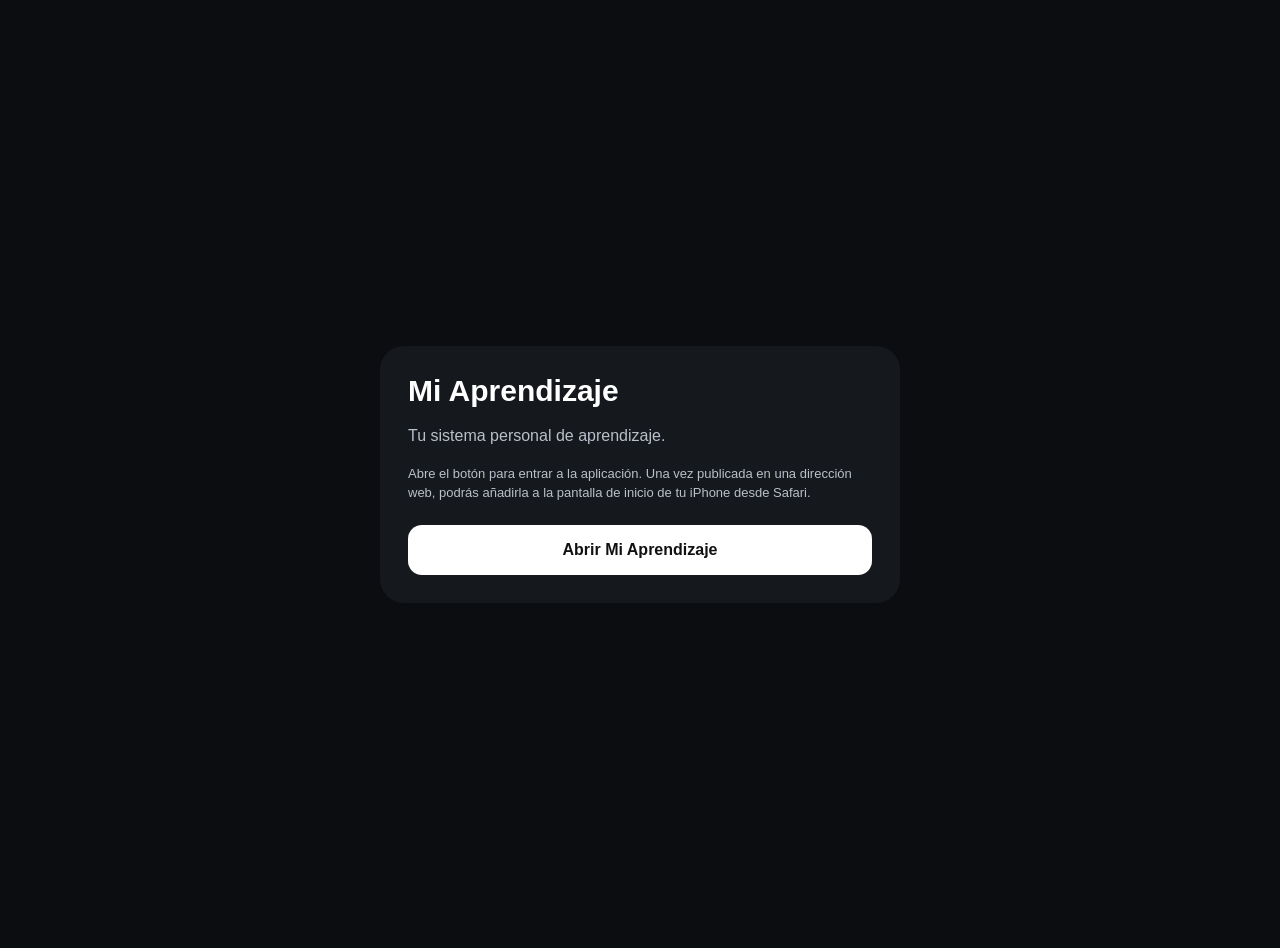
<file: index.html>
<!doctype html>
<html lang="es">
<head>
<meta charset="utf-8">
<meta name="viewport" content="width=device-width,initial-scale=1">
<title>Mi Aprendizaje</title>
<style>
body{font-family:-apple-system,BlinkMacSystemFont,"SF Pro Display",Arial,sans-serif;background:#0b0d10;color:#fff;margin:0;min-height:100vh;display:grid;place-items:center;padding:24px}
.card{max-width:520px;width:100%;background:#15181d;border-radius:24px;padding:28px;box-sizing:border-box}
h1{margin:0 0 10px;font-size:30px}p{color:#b9c0ca;line-height:1.5}
a{display:block;text-align:center;background:#fff;color:#111;text-decoration:none;padding:16px;border-radius:14px;font-weight:700;margin-top:22px}
.small{font-size:13px}
</style>
</head>
<body>
<div class="card">
<h1>Mi Aprendizaje</h1>
<p>Tu sistema personal de aprendizaje.</p>
<p class="small">Abre el botón para entrar a la aplicación. Una vez publicada en una dirección web, podrás añadirla a la pantalla de inicio de tu iPhone desde Safari.</p>
<a href="app/index.html">Abrir Mi Aprendizaje</a>
</div>
</body>
</html>
</file>
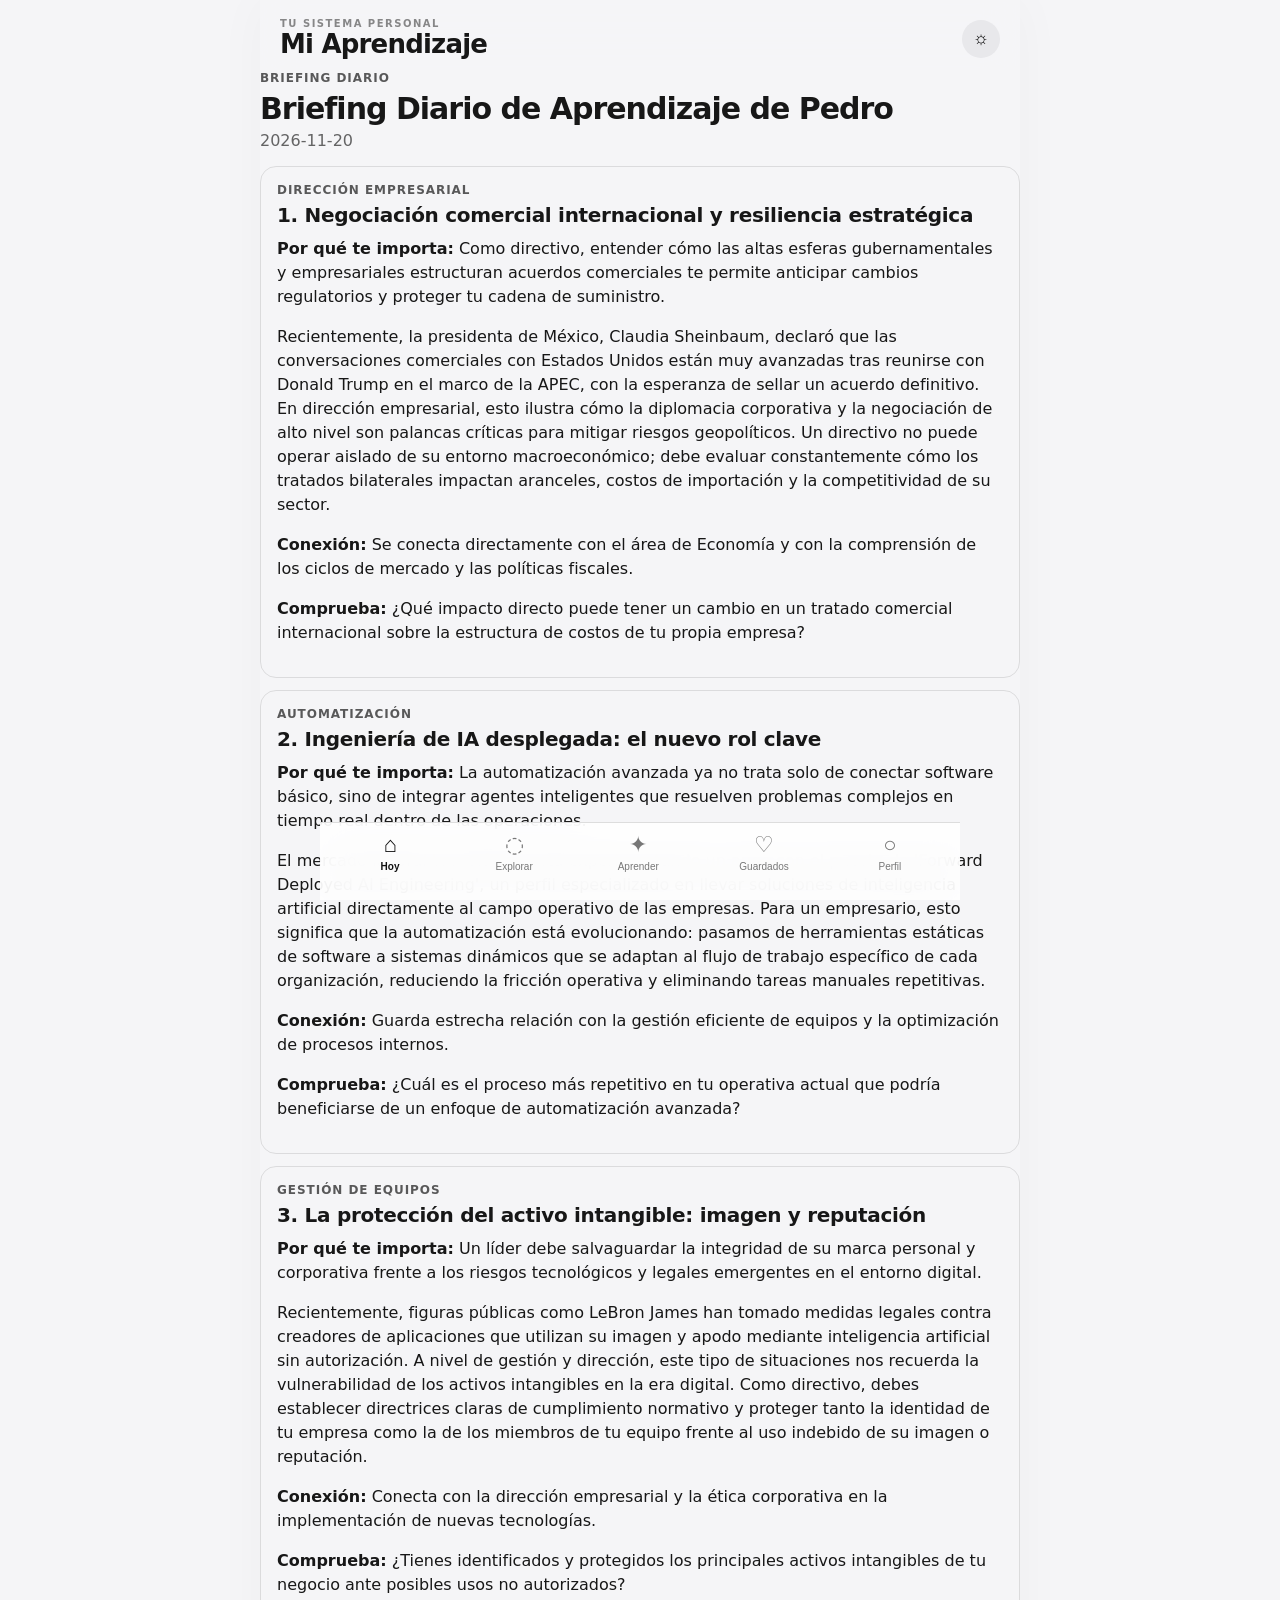
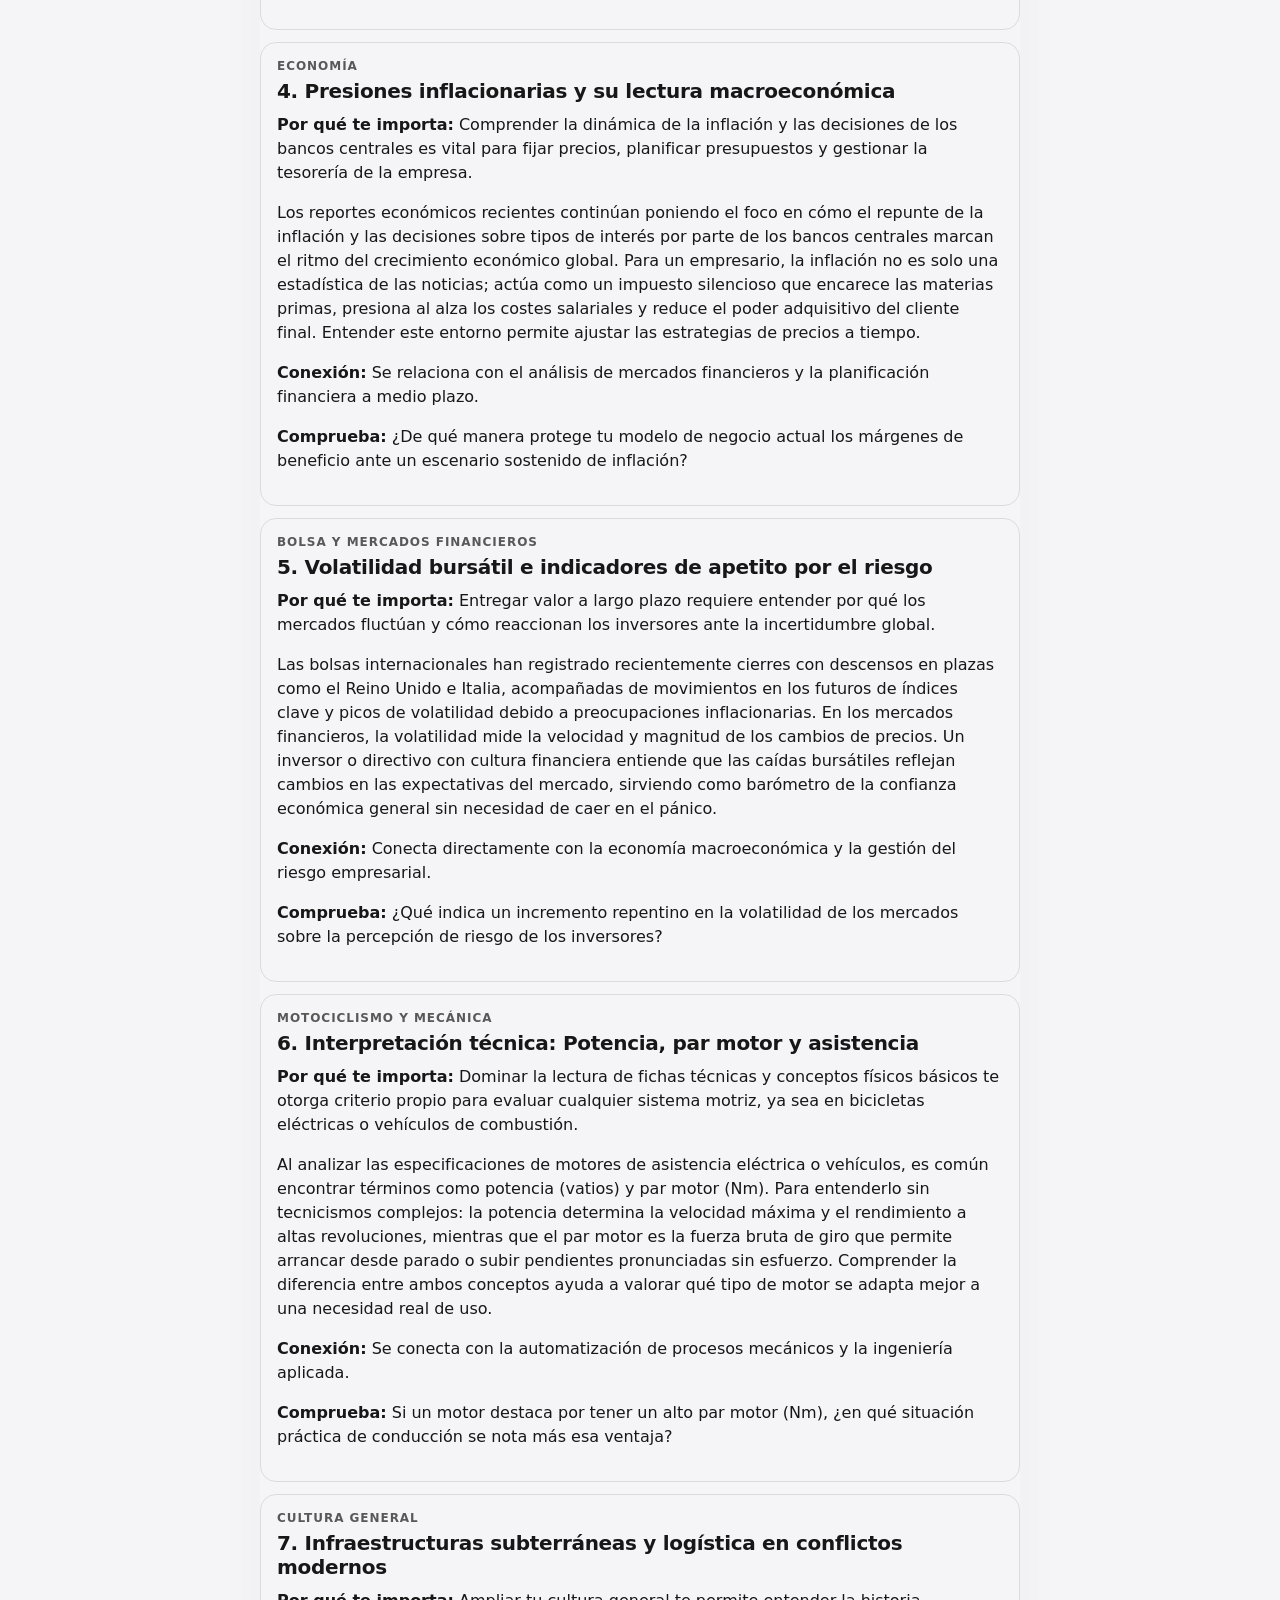
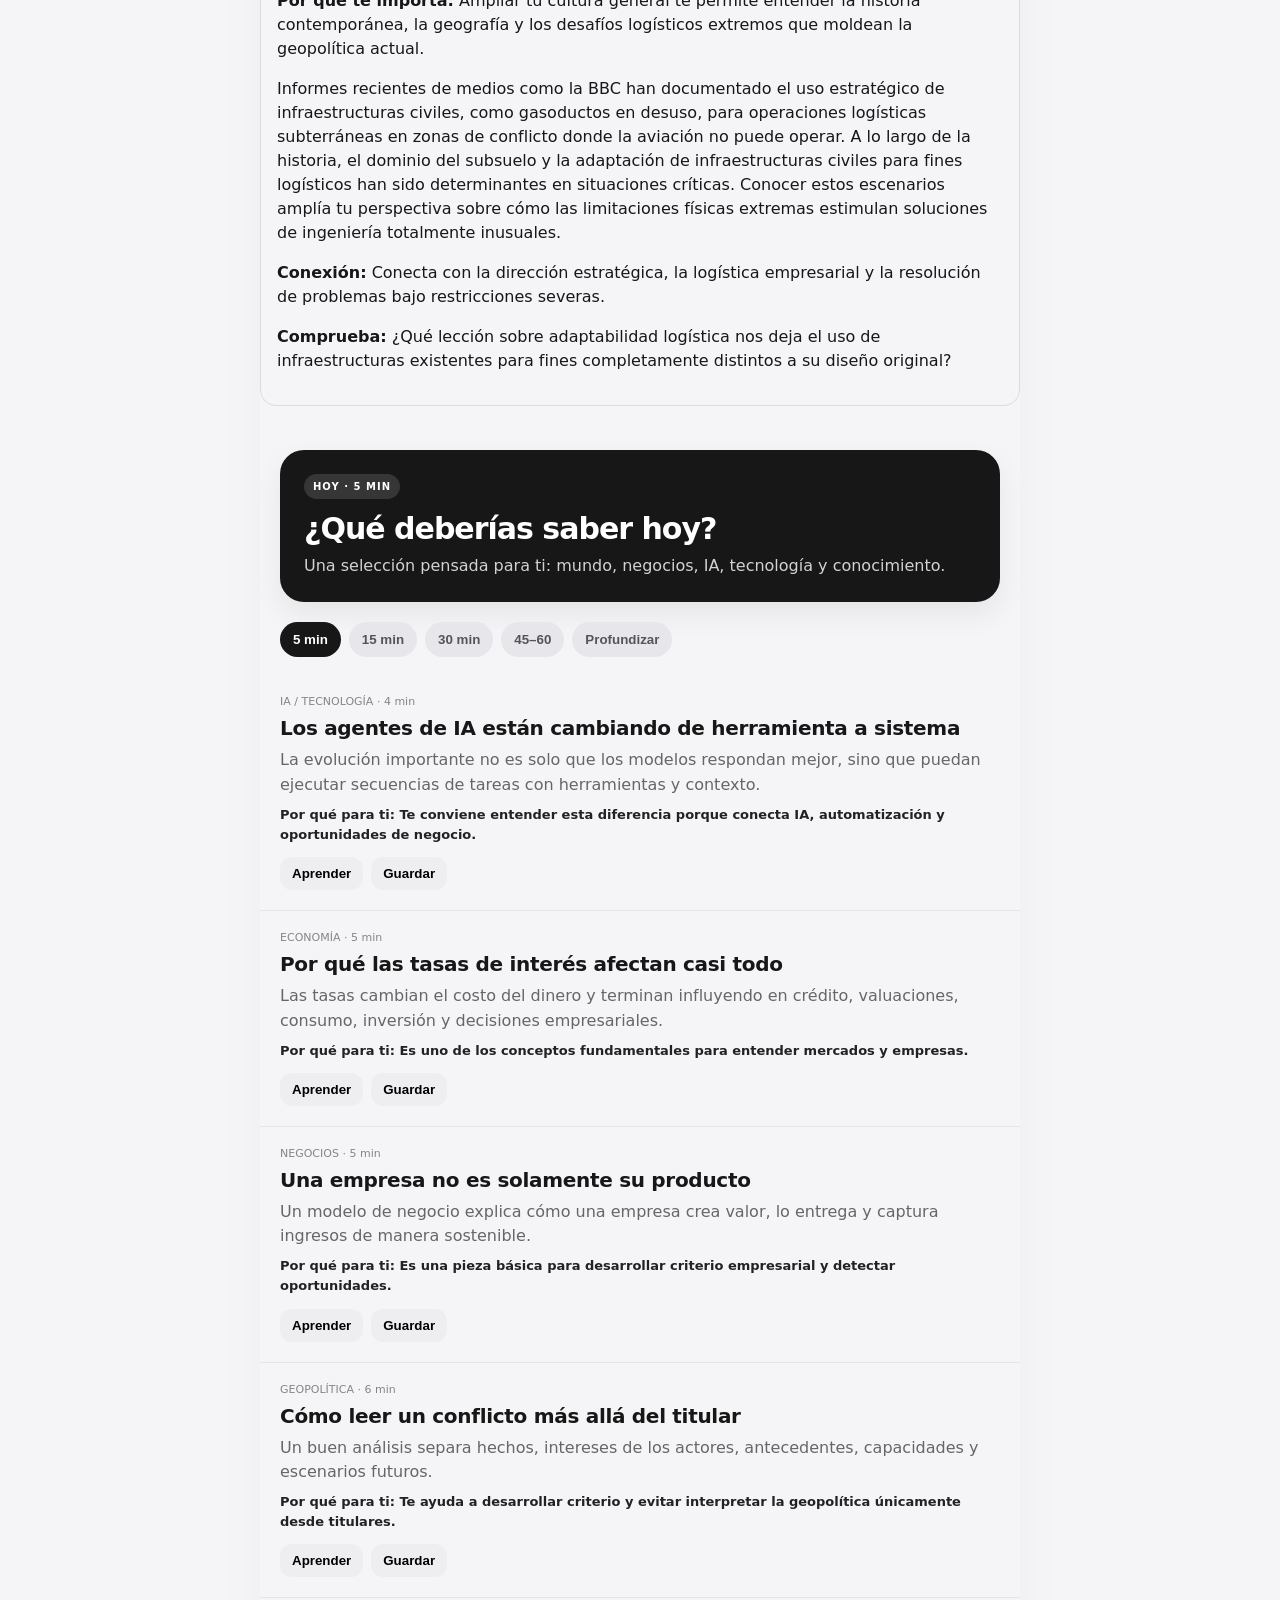
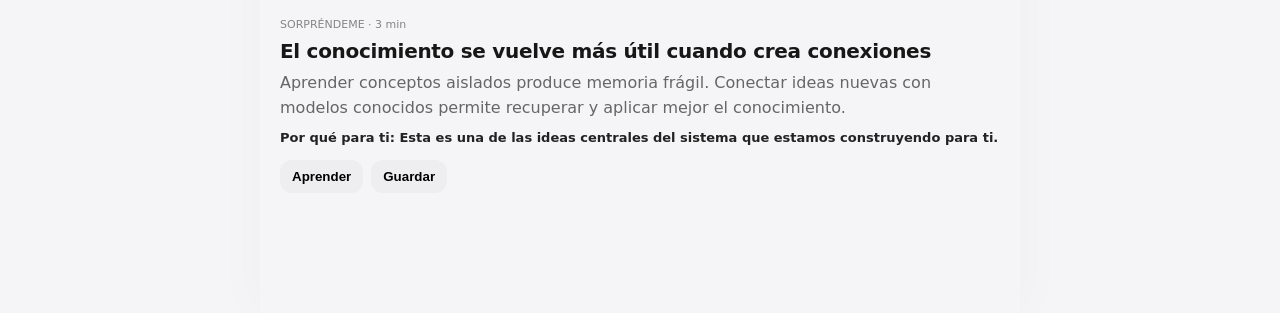
<file: app/index.html>
<!doctype html>
<html lang="es">
<head>
  <meta charset="utf-8">
  <meta name="viewport" content="width=device-width,initial-scale=1,viewport-fit=cover">
  <meta name="theme-color" content="#111111">
  <meta name="description" content="Sistema personal de aprendizaje y briefing diario.">
  <link rel="manifest" href="manifest.json">
  <link rel="stylesheet" href="styles.css">
  <title>Mi Aprendizaje</title>
</head>
<body>
  <div id="app">
    <header class="topbar">
      <div>
        <div class="eyebrow">TU SISTEMA PERSONAL</div>
        <h1>Mi Aprendizaje</h1>
      </div>
      <button class="icon-btn" id="themeBtn" aria-label="Cambiar tema">☼</button>
    </header>

    <main id="main">
      <section class="view active" data-view="hoy">
        <div class="hero">
          <div>
            <span class="pill">HOY · 5 MIN</span>
            <h2>¿Qué deberías saber hoy?</h2>
            <p>Una selección pensada para ti: mundo, negocios, IA, tecnología y conocimiento.</p>
          </div>
        </div>
        <div class="time-row">
          <button class="time active" data-min="5">5 min</button>
          <button class="time" data-min="15">15 min</button>
          <button class="time" data-min="30">30 min</button>
          <button class="time" data-min="60">45–60</button>
          <button class="time" data-min="deep">Profundizar</button>
        </div>
        <div id="todayFeed"></div>
      </section>

      <section class="view" data-view="explorar">
        <div class="section-head"><div><span class="eyebrow">DESCUBRIMIENTO</span><h2>Explorar</h2></div></div>
        <div id="topicsGrid" class="topics-grid"></div>
      </section>

      <section class="view" data-view="aprender">
        <div class="section-head"><div><span class="eyebrow">CONOCIMIENTO</span><h2>Aprender</h2></div></div>
        <div class="stats">
          <div><strong id="learnedCount">0</strong><span>conceptos aprendidos</span></div>
          <div><strong id="streakCount">1</strong><span>días de racha</span></div>
          <div><strong id="savedCount">0</strong><span>guardados</span></div>
        </div>
        <div class="card lesson">
          <span class="pill">LECCIÓN SUGERIDA</span>
          <h3>Cómo pensar en modelos de negocio</h3>
          <p>Una introducción práctica para entender por qué algunas empresas crean ventajas difíciles de copiar.</p>
          <button class="primary" onclick="openLesson('business')">Empezar · 5 min</button>
        </div>
        <div class="card">
          <span class="eyebrow">REPASO</span>
          <h3 id="reviewTitle">Todavía no hay repasos pendientes</h3>
          <p id="reviewText">A medida que aprendas, el sistema programará repasos espaciados.</p>
        </div>
      </section>

      <section class="view" data-view="guardados">
        <div class="section-head"><div><span class="eyebrow">TU BIBLIOTECA</span><h2>Guardados</h2></div></div>
        <div id="savedFeed"></div>
      </section>

      <section class="view" data-view="perfil">
        <div class="section-head"><div><span class="eyebrow">PERSONALIZACIÓN</span><h2>Tu perfil</h2></div></div>
        <div class="card profile">
          <div class="avatar">P</div>
          <div><h3>Pedro</h3><p>Perfil inicial · se irá adaptando con tu uso.</p></div>
        </div>
        <div class="card">
          <h3>Mis prioridades</h3>
          <div id="profileTopics"></div>
        </div>
        <div class="card">
          <h3>Cómo aprendo</h3>
          <p>El sistema irá detectando qué formatos, temas y niveles de profundidad te funcionan mejor.</p>
          <button class="secondary" id="resetBtn">Reiniciar datos de prueba</button>
        </div>
      </section>
    </main>

    <nav class="tabbar">
      <button class="tab active" data-target="hoy"><span>⌂</span><small>Hoy</small></button>
      <button class="tab" data-target="explorar"><span>◌</span><small>Explorar</small></button>
      <button class="tab" data-target="aprender"><span>✦</span><small>Aprender</small></button>
      <button class="tab" data-target="guardados"><span>♡</span><small>Guardados</small></button>
      <button class="tab" data-target="perfil"><span>○</span><small>Perfil</small></button>
    </nav>
  </div>

  <div id="modal" class="modal hidden">
    <div class="modal-backdrop" onclick="closeModal()"></div>
    <article class="modal-card">
      <button class="close" onclick="closeModal()">×</button>
      <div id="modalContent"></div>
    </article>
  </div>

  <script src="app.js"></script>
</body>
</html>
</file>
<file: app/styles.css>
*{box-sizing:border-box}html,body{margin:0;min-height:100%;font-family:-apple-system,BlinkMacSystemFont,"SF Pro Display","SF Pro Text",Inter,system-ui,sans-serif;background:#f5f5f7;color:#171717}body.dark{background:#0d0d0f;color:#f5f5f7}.topbar{position:sticky;top:0;z-index:10;padding:18px 20px 12px;display:flex;justify-content:space-between;align-items:center;background:color-mix(in srgb,#f5f5f7 88%,transparent);backdrop-filter:blur(18px)}body.dark .topbar{background:color-mix(in srgb,#0d0d0f 88%,transparent)}h1,h2,h3,p{margin-top:0}h1{font-size:26px;margin-bottom:0;letter-spacing:-.8px}h2{font-size:30px;letter-spacing:-1px;margin:4px 0 8px}h3{font-size:20px;letter-spacing:-.3px;margin:8px 0}.eyebrow{font-size:10px;font-weight:800;letter-spacing:1.5px;opacity:.5}.hero{padding:20px}.hero>div{background:#171717;color:white;border-radius:24px;padding:24px;box-shadow:0 12px 30px #0001}.hero p{color:#d2d2d2;line-height:1.5;margin-bottom:0}.pill{display:inline-block;font-size:10px;font-weight:800;letter-spacing:1px;padding:7px 9px;border-radius:999px;background:#e9e9ed;color:#555;margin-bottom:8px}.hero .pill{background:#fff2;color:#fff}.time-row{display:flex;gap:8px;overflow:auto;padding:0 20px 18px;scrollbar-width:none}.time{white-space:nowrap;border:0;border-radius:999px;padding:10px 13px;background:#e7e7eb;color:#555;font-weight:650}.time.active{background:#171717;color:#fff}.card{margin:12px 20px;padding:18px;border-radius:20px;background:#fff;box-shadow:0 4px 18px #0000000a}.story{padding:20px;border-top:1px solid #e5e5e8}.story:first-child{border-top:0}.story .meta{font-size:11px;opacity:.5;margin-bottom:7px}.story p{line-height:1.55;color:#666;margin:7px 0}.story .why{font-size:13px;color:#222;font-weight:600}.actions{display:flex;gap:8px;margin-top:12px}.actions button,.secondary{border:0;border-radius:12px;padding:9px 12px;background:#eeeef1;font-weight:650}.primary{border:0;border-radius:13px;padding:12px 16px;background:#171717;color:white;font-weight:700;margin-top:10px}.section-head{padding:24px 20px 8px}.topics-grid{display:grid;grid-template-columns:1fr 1fr;gap:12px;padding:12px 20px}.topic{border:0;text-align:left;padding:18px;border-radius:20px;background:#fff;min-height:105px;box-shadow:0 4px 18px #00000008}.topic strong{display:block;font-size:17px;margin-top:8px}.topic small{opacity:.55}.stats{display:grid;grid-template-columns:repeat(3,1fr);gap:8px;padding:12px 20px}.stats>div{background:#fff;border-radius:18px;padding:14px}.stats strong{display:block;font-size:25px}.stats span{font-size:11px;opacity:.55}.profile{display:flex;gap:14px;align-items:center}.avatar{width:52px;height:52px;border-radius:50%;background:#171717;color:#fff;display:grid;place-items:center;font-weight:800;font-size:20px}.topic-line{padding:12px 0;border-bottom:1px solid #eee;display:flex;justify-content:space-between}.view{display:none;padding-bottom:100px}.view.active{display:block}.tabbar{position:fixed;bottom:0;left:0;right:0;height:78px;z-index:20;display:flex;justify-content:space-around;padding:8px 8px calc(8px + env(safe-area-inset-bottom));background:color-mix(in srgb,#fff 90%,transparent);backdrop-filter:blur(18px);border-top:1px solid #ddd}.tab{border:0;background:transparent;display:flex;flex-direction:column;align-items:center;gap:3px;color:#777;min-width:58px}.tab span{font-size:22px}.tab small{font-size:10px}.tab.active{color:#111;font-weight:800}.icon-btn{border:0;background:#e8e8eb;border-radius:50%;width:38px;height:38px;font-size:18px}.modal{position:fixed;inset:0;z-index:50;display:grid;place-items:end}.hidden{display:none}.modal-backdrop{position:absolute;inset:0;background:#0008}.modal-card{position:relative;width:100%;max-height:88vh;overflow:auto;background:#fff;border-radius:26px 26px 0 0;padding:28px 20px calc(30px + env(safe-area-inset-bottom));animation:up .2s ease}.close{position:absolute;right:16px;top:14px;border:0;border-radius:50%;width:34px;height:34px;font-size:24px;background:#eee}.lesson{padding:22px}body.dark .card,body.dark .topic,body.dark .stats>div{background:#17171a}body.dark .story{border-color:#29292d}body.dark .story p{color:#aaa}body.dark .story .why{color:#eee}body.dark .tabbar{background:color-mix(in srgb,#111 92%,transparent);border-color:#29292d}body.dark .time{background:#252529;color:#bbb}body.dark .time.active{background:#fff;color:#111}body.dark .icon-btn,.dark .secondary{background:#27272b;color:#eee}@keyframes up{from{transform:translateY(30px);opacity:.5}to{transform:none;opacity:1}}@media(min-width:760px){#app{max-width:760px;margin:auto;box-shadow:0 0 50px #00000008;min-height:100vh}.tabbar{max-width:760px;left:50%;transform:translateX(-50%)}}

#daily-content{margin:0 0 24px}
#daily-content .daily-header{margin-bottom:16px}
#daily-content .eyebrow,.daily-area{font-size:.75rem;font-weight:700;letter-spacing:.08em;text-transform:uppercase;opacity:.7}
#daily-content .daily-header h2{margin:.35rem 0}
#daily-content .daily-header p{opacity:.65;margin:.25rem 0 1rem}
#daily-content .daily-card{padding:16px;margin:12px 0;border:1px solid rgba(127,127,127,.22);border-radius:16px}
#daily-content .daily-card h3{margin:.35rem 0 .65rem}
#daily-content .daily-card p{line-height:1.5}
</file>
